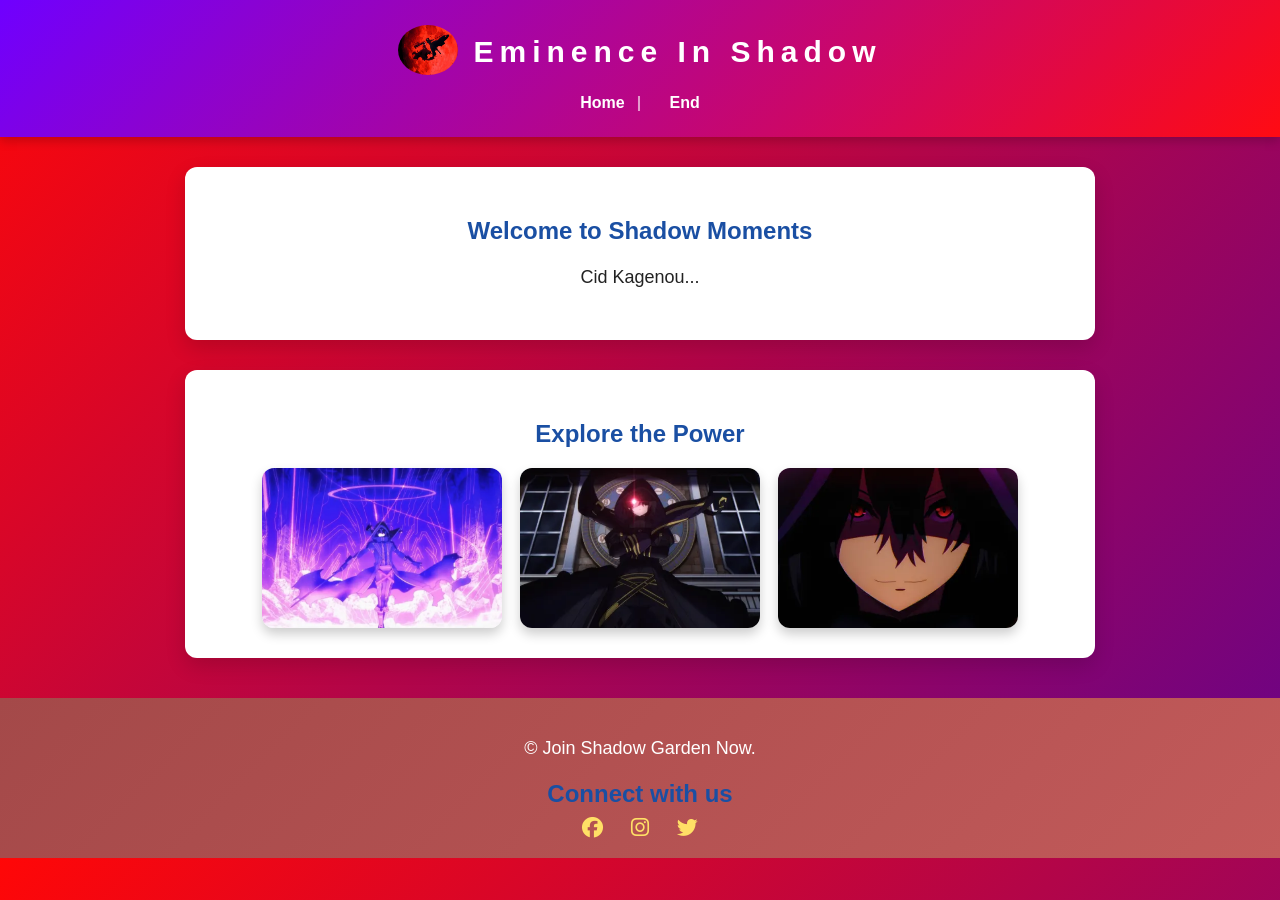
<file: index.html>
<!DOCTYPE html>
<html lang="en">
<head>
  <link rel="stylesheet" href="style.css">
  <link rel="stylesheet" href="https://cdnjs.cloudflare.com/ajax/libs/font-awesome/6.5.0/css/all.min.css">
</head>
<body>

<header>
  <div class="top_header">
    <div class="Lo">
      <img src="img/S1.webp" alt="" class="logo"/>
    </div>
    <h1>Eminence In Shadow</h1>
  </div>
  <nav>
    <a href="#">Home</a>
    <a href="#">End</a>
  </nav>
</header>

<section class="content_section">
  <h2>Welcome to Shadow Moments</h2>
  <p>Cid Kagenou...</p>
</section>

<section class="content_section">
  <h2>Explore the Power</h2>
  <div class="Gallery">
    <img src="img/S2.webp" alt="">
    <img src="img/S3.webp" alt="">
    <img src="img/S4.webp" alt="">
  </div>
</section>

<footer>
  <p>&copy; Join Shadow Garden Now.</p>
  <h2>Connect with us</h2>
  <div class="social">
    <a href="#"><i class="fa-brands fa-facebook"></i></a>
    <a href="#"><i class="fa-brands fa-instagram"></i></a>
    <a href="#"><i class="fa-brands fa-twitter"></i></a>
  </div>
</footer>

</body>
</html>
</file>
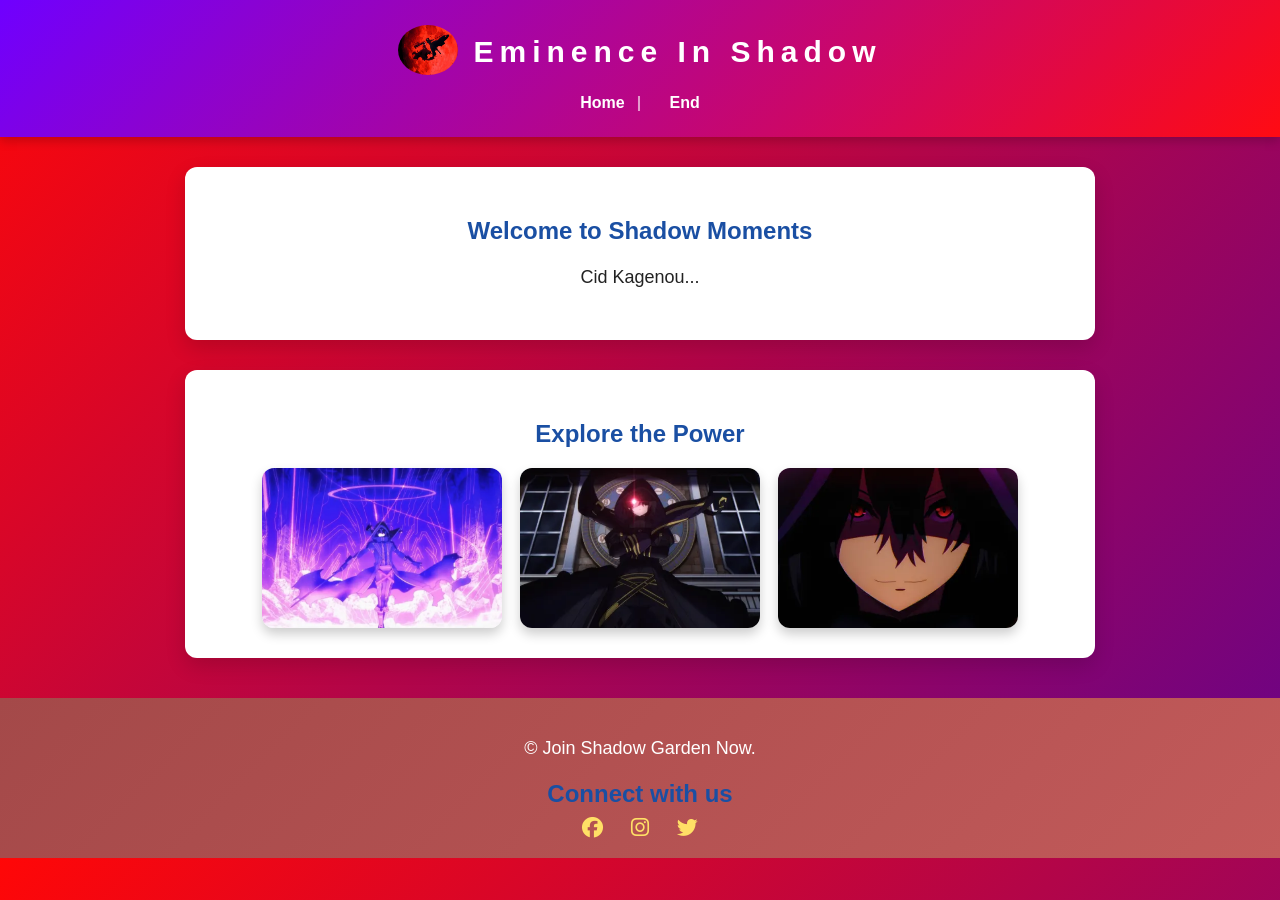
<file: index..html>
<!DOCTYPE html>
<html lang="en">
<head>
  <link rel="stylesheet" href="style.css">
  <link rel="stylesheet" href="https://cdnjs.cloudflare.com/ajax/libs/font-awesome/6.5.0/css/all.min.css">
</head>
<body>

<header>
  <div class="top_header">
    <div class="Lo">
      <img src="img/S1.webp" alt="" class="logo"/>
    </div>
    <h1>Eminence In Shadow</h1>
  </div>
  <nav>
    <a href="#">Home</a>
    <a href="#">End</a>
  </nav>
</header>

<section class="content_section">
  <h2>Welcome to Shadow Moments</h2>
  <p>Cid Kagenou...</p>
</section>

<section class="content_section">
  <h2>Explore the Power</h2>
  <div class="Gallery">
    <img src="img/S2.webp" alt="">
    <img src="img/S3.webp" alt="">
    <img src="img/S4.webp" alt="">
  </div>
</section>

<footer>
  <p>&copy; Join Shadow Garden Now.</p>
  <h2>Connect with us</h2>
  <div class="social">
    <a href="#"><i class="fa-brands fa-facebook"></i></a>
    <a href="#"><i class="fa-brands fa-instagram"></i></a>
    <a href="#"><i class="fa-brands fa-twitter"></i></a>
  </div>
</footer>

</body>
</html>
</file>
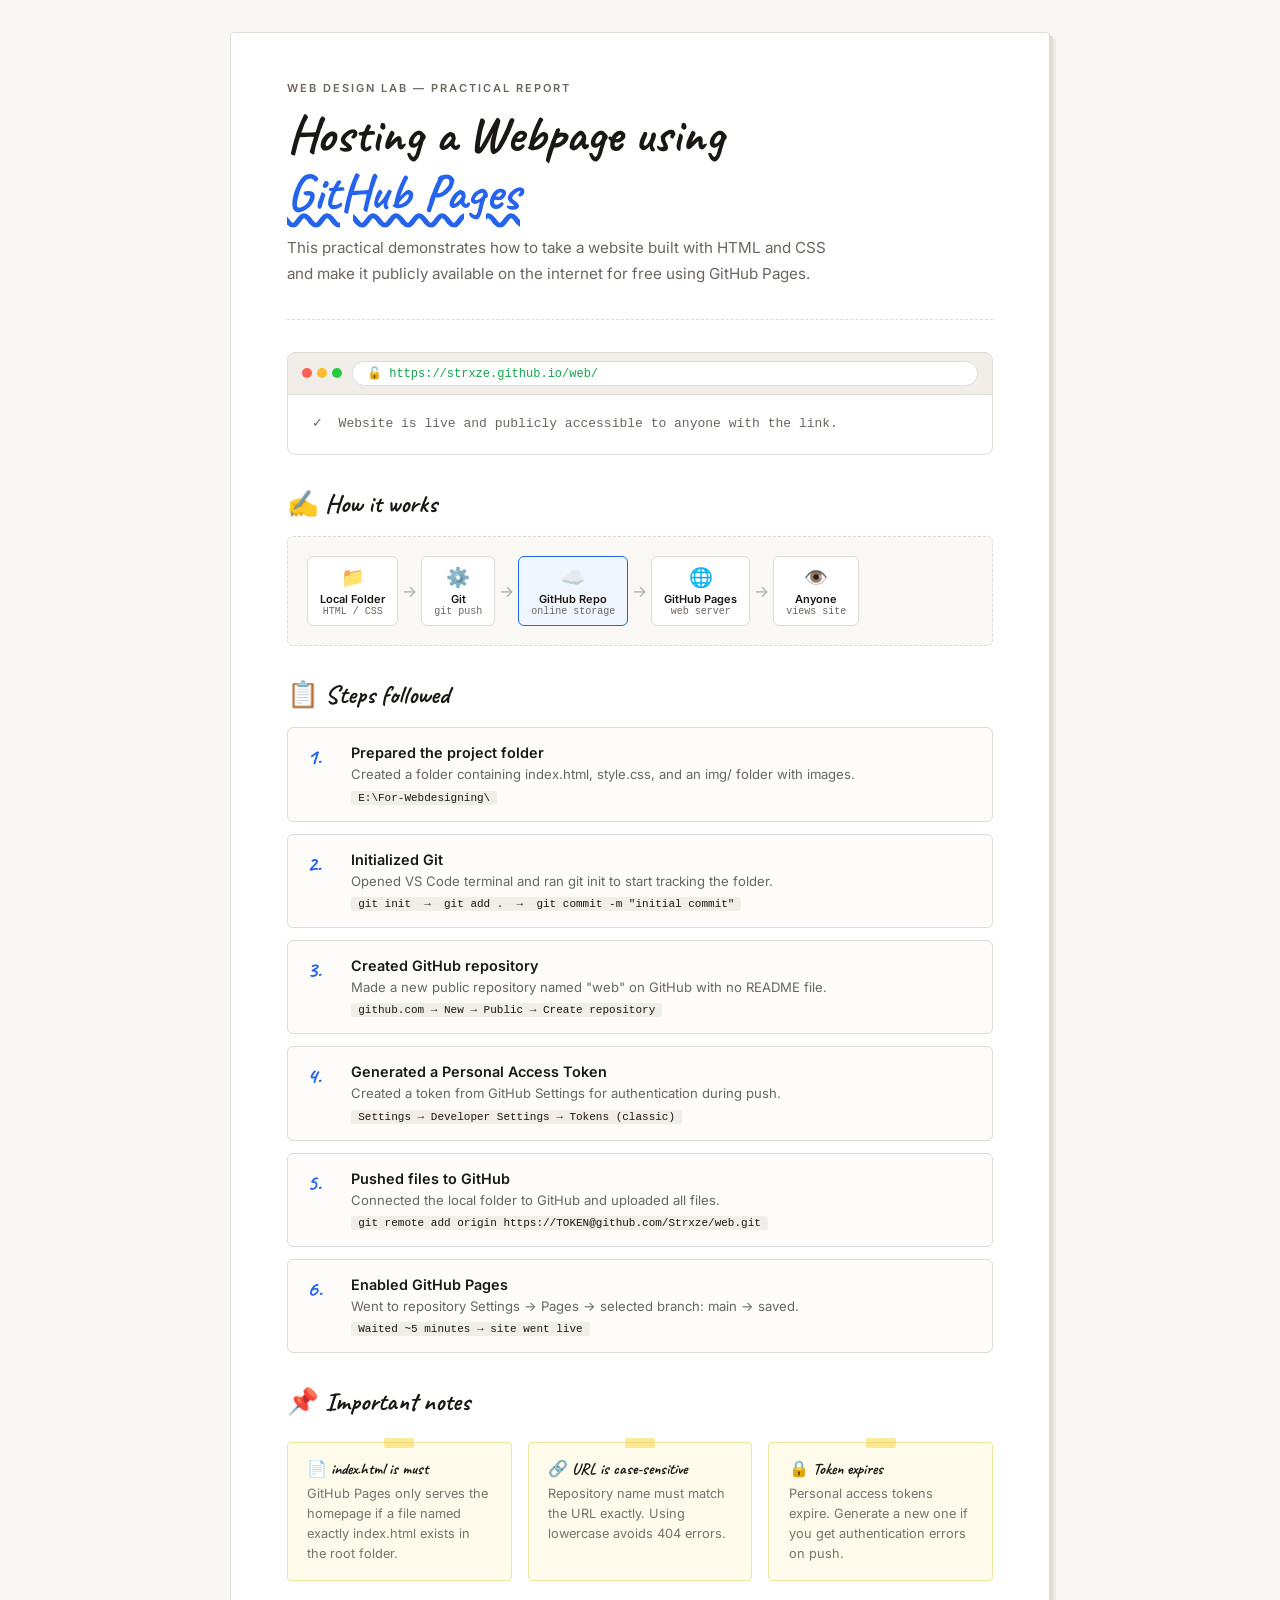
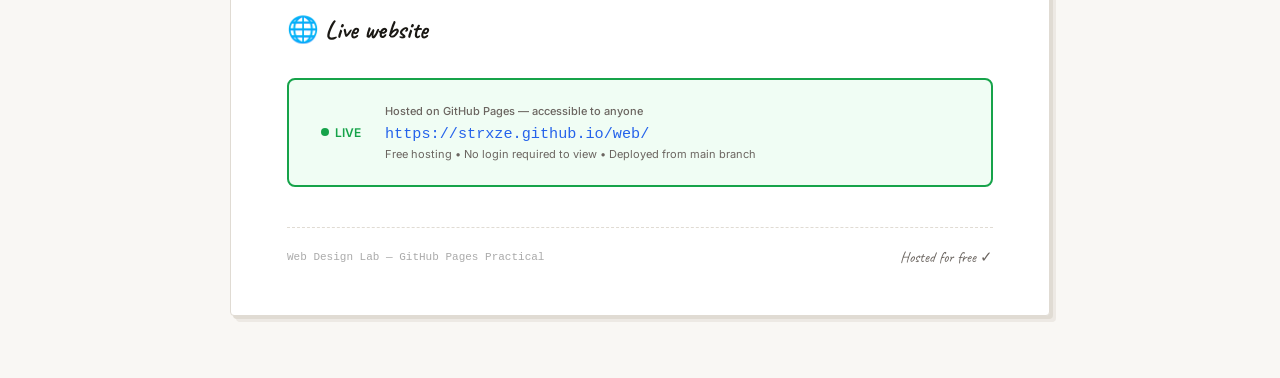
<file: tutorial.html>
<!DOCTYPE html>
<html lang="en">
<head>
  <meta charset="UTF-8" />
  <meta name="viewport" content="width=device-width, initial-scale=1.0"/>
  <title>Web Hosting Practical</title>
  <link href="https://fonts.googleapis.com/css2?family=Caveat:wght@400;600;700&family=Inter:wght@400;500;600&display=swap" rel="stylesheet"/>
  <link rel="stylesheet" href="t-style.css"/>
</head>
<body>

<div class="page">

  <div class="header-label">Web Design Lab &mdash; Practical Report</div>
  <h1>Hosting a Webpage using<br><em>GitHub Pages</em></h1>
  <p class="intro">
    This practical demonstrates how to take a website built with HTML and CSS and make it
    publicly available on the internet for free using GitHub Pages.
  </p>

  <hr class="divider"/>

  <div class="browser">
    <div class="browser-top">
      <div class="bdots">
        <div class="bdot r"></div>
        <div class="bdot y"></div>
        <div class="bdot g"></div>
      </div>
      <div class="burl">&#128275; https://strxze.github.io/web/</div>
    </div>
    <div class="browser-body">
      ✓ &nbsp;Website is live and publicly accessible to anyone with the link.
    </div>
  </div>

  <div class="section-title">&#9997;&#65039; How it works</div>

  <div class="flow">
    <div class="flow-node">
      <span class="fn-icon">&#128193;</span>
      <div class="fn-label">Local Folder</div>
      <div class="fn-sub">HTML / CSS</div>
    </div>
    <div class="flow-arrow">&rarr;</div>
    <div class="flow-node">
      <span class="fn-icon">&#9881;&#65039;</span>
      <div class="fn-label">Git</div>
      <div class="fn-sub">git push</div>
    </div>
    <div class="flow-arrow">&rarr;</div>
    <div class="flow-node hl">
      <span class="fn-icon">&#9729;&#65039;</span>
      <div class="fn-label">GitHub Repo</div>
      <div class="fn-sub">online storage</div>
    </div>
    <div class="flow-arrow">&rarr;</div>
    <div class="flow-node">
      <span class="fn-icon">&#127760;</span>
      <div class="fn-label">GitHub Pages</div>
      <div class="fn-sub">web server</div>
    </div>
    <div class="flow-arrow">&rarr;</div>
    <div class="flow-node">
      <span class="fn-icon">&#128065;&#65039;</span>
      <div class="fn-label">Anyone</div>
      <div class="fn-sub">views site</div>
    </div>
  </div>

  <div class="section-title">&#128203; Steps followed</div>

  <div class="steps">
    <div class="step">
      <div class="step-num">1.</div>
      <div>
        <h3>Prepared the project folder</h3>
        <p>Created a folder containing index.html, style.css, and an img/ folder with images.</p>
        <code>E:\For-Webdesigning\</code>
      </div>
    </div>
    <div class="step">
      <div class="step-num">2.</div>
      <div>
        <h3>Initialized Git</h3>
        <p>Opened VS Code terminal and ran git init to start tracking the folder.</p>
        <code>git init &nbsp;&rarr;&nbsp; git add . &nbsp;&rarr;&nbsp; git commit -m "initial commit"</code>
      </div>
    </div>
    <div class="step">
      <div class="step-num">3.</div>
      <div>
        <h3>Created GitHub repository</h3>
        <p>Made a new public repository named "web" on GitHub with no README file.</p>
        <code>github.com &rarr; New &rarr; Public &rarr; Create repository</code>
      </div>
    </div>
    <div class="step">
      <div class="step-num">4.</div>
      <div>
        <h3>Generated a Personal Access Token</h3>
        <p>Created a token from GitHub Settings for authentication during push.</p>
        <code>Settings &rarr; Developer Settings &rarr; Tokens (classic)</code>
      </div>
    </div>
    <div class="step">
      <div class="step-num">5.</div>
      <div>
        <h3>Pushed files to GitHub</h3>
        <p>Connected the local folder to GitHub and uploaded all files.</p>
        <code>git remote add origin https://TOKEN@github.com/Strxze/web.git</code>
      </div>
    </div>
    <div class="step">
      <div class="step-num">6.</div>
      <div>
        <h3>Enabled GitHub Pages</h3>
        <p>Went to repository Settings &rarr; Pages &rarr; selected branch: main &rarr; saved.</p>
        <code>Waited ~5 minutes &rarr; site went live</code>
      </div>
    </div>
  </div>

  <div class="section-title">&#128204; Important notes</div>
  <div class="notes">
    <div class="note">
      <h4>&#128196; index.html is must</h4>
      <p>GitHub Pages only serves the homepage if a file named exactly index.html exists in the root folder.</p>
    </div>
    <div class="note">
      <h4>&#128279; URL is case-sensitive</h4>
      <p>Repository name must match the URL exactly. Using lowercase avoids 404 errors.</p>
    </div>
    <div class="note">
      <h4>&#128274; Token expires</h4>
      <p>Personal access tokens expire. Generate a new one if you get authentication errors on push.</p>
    </div>
  </div>

  <div class="section-title">&#127760; Live website</div>

  <div class="live-box">
    <div class="live-indicator">
      <div class="live-dot"></div>
      LIVE
    </div>
    <div class="live-content">
      <div class="live-label">Hosted on GitHub Pages &mdash; accessible to anyone</div>
      <a href="https://strxze.github.io/web/" target="_blank">https://strxze.github.io/web/</a>
      <div class="live-note">Free hosting &bull; No login required to view &bull; Deployed from main branch</div>
    </div>
  </div>

  <footer>
    <p>Web Design Lab &mdash; GitHub Pages Practical</p>
    <span class="handnote">Hosted for free &#10003;</span>
  </footer>

</div>

</body>
</html>
</file>
<file: style.css>
body {
    margin: 0;
    font-family: Arial;
    background: linear-gradient(135deg, #ff0707, #66038a);
    color: #222;
}

header {
    background: linear-gradient(135deg, #6f00ff, #ff0b13);
    color: white;
    padding: 25px 20px;
    text-align: center;
    box-shadow: 0 4px 10px rgba(0,0,0,0.2);
}

.top_header {
    display: flex;
    justify-content: center;
    align-items: center;
    gap: 15px;
    margin-bottom: 15px;
}

.logo {
    height: 50px;
    width: 60px;
    border-radius: 50%;
}

.top_header h1 {
    font-size: 30px;
    letter-spacing: 6px;
    margin: 0;
}

nav {
    margin-top: 5px;
}

nav a {
    color: white;
    text-decoration: none;
    margin: 0 12px;
    font-weight: bold;
    transition: 0.3s ease;
}

nav a:hover {
    color: #ffe066;
    transform: scale(1.1);
}

nav a:not(:last-child)::after {
    content: "|";
    margin-left: 12px;
    color: rgba(255,255,255,0.6);
}

.content_section {
    max-width: 850px;
    margin: 30px auto;
    background: white;
    padding: 30px;
    border-radius: 12px;
    box-shadow: 0 8px 20px rgba(0,0,0,0.15);
    animation: fadeIn 0.6s ease-in-out;
}

h2 {
    text-align: center;
    color: #1a4fa3;
    margin-bottom: 10px;
}

p {
    text-align: center;
    font-size: 18px;
    line-height: 1.6;
}

.Gallery {
    display: flex;
    flex-wrap: wrap;
    justify-content: center;
    gap: 18px;
    margin-top: 20px;
}

.Gallery img {
    width: 240px;
    height: 160px;
    object-fit: cover;
    border-radius: 12px;
    transition: 0.4s ease;
    box-shadow: 0 6px 12px rgba(0,0,0,0.2);
}

.Gallery img:hover {
    transform: scale(1.08);
    box-shadow: 0 10px 18px rgba(0,0,0,0.3);
}

footer {
    background: linear-gradient(135deg, #a44949, #c25a5a);
    color: white;
    text-align: center;
    padding: 18px 20px;
    margin-top: 40px;
}

footer h2 {
    margin: 8px 0;
}

.social a {
    margin: 0 12px;
    color: #ffe066;
    text-decoration: none;
    font-size: 1.3rem;
    transition: 0.3s;
}

.social a:hover {
    color: white;
}

@media (max-width: 600px) {
    .top_header h1 {
        font-size: 22px;
        letter-spacing: 3px;
    }

    .gallery img {
        width: 90%;
        height: auto;
    }
}
</file>
<file: t-style.css>
*, *::before, *::after { box-sizing: border-box; margin: 0; padding: 0; }

:root {
  --bg: #f9f7f4;
  --surface: #ffffff;
  --border: #e0dbd3;
  --text: #1a1814;
  --muted: #6b6560;
  --accent: #2563eb;
  --green: #16a34a;
  --hand: 'Caveat', cursive;
  --body: 'Inter', sans-serif;
}

body {
  background: var(--bg);
  color: var(--text);
  font-family: var(--body);
  min-height: 100vh;
  padding: 2rem 1rem 4rem;
}

.page {
  max-width: 820px;
  margin: 0 auto;
  background: var(--surface);
  border: 1px solid var(--border);
  border-radius: 4px;
  box-shadow: 3px 3px 0 #e0dbd3, 6px 6px 0 #ede9e4;
  padding: 3rem 3.5rem;
}

.header-label {
  font-size: 11px;
  font-weight: 600;
  letter-spacing: 2px;
  text-transform: uppercase;
  color: var(--muted);
  margin-bottom: 0.6rem;
}

h1 {
  font-family: var(--hand);
  font-size: clamp(2.2rem, 5vw, 3.2rem);
  font-weight: 700;
  line-height: 1.15;
  color: var(--text);
  margin-bottom: 0.5rem;
}

h1 em {
  font-style: normal;
  color: var(--accent);
  text-decoration: underline;
  text-decoration-style: wavy;
  text-underline-offset: 4px;
}

.intro {
  font-size: 0.95rem;
  color: var(--muted);
  line-height: 1.7;
  max-width: 560px;
  margin-top: 0.8rem;
}

.divider {
  border: none;
  border-top: 1px dashed var(--border);
  margin: 2rem 0;
}

.browser {
  border: 1.5px solid var(--border);
  border-radius: 8px;
  overflow: hidden;
  margin: 1.5rem 0 2rem;
}

.browser-top {
  background: #f1ede8;
  padding: 8px 14px;
  display: flex;
  align-items: center;
  gap: 10px;
  border-bottom: 1px solid var(--border);
}

.bdots { display: flex; gap: 5px; }

.bdot { width: 10px; height: 10px; border-radius: 50%; }
.bdot.r { background: #ff5f57; }
.bdot.y { background: #febc2e; }
.bdot.g { background: #28c840; }

.burl {
  flex: 1;
  background: white;
  border: 1px solid #ddd;
  border-radius: 20px;
  padding: 4px 14px;
  font-size: 12px;
  color: var(--green);
  font-family: monospace;
}

.browser-body {
  padding: 1.2rem 1.5rem;
  font-size: 13px;
  color: var(--muted);
  line-height: 1.6;
  font-family: monospace;
}

.section-title {
  font-family: var(--hand);
  font-size: 1.6rem;
  font-weight: 700;
  margin: 2rem 0 1rem;
}

.flow {
  display: flex;
  align-items: center;
  gap: 4px;
  flex-wrap: wrap;
  margin: 1rem 0 2rem;
  padding: 1.2rem;
  background: #faf8f5;
  border: 1px dashed var(--border);
  border-radius: 6px;
}

.flow-node {
  text-align: center;
  padding: 8px 12px;
  background: white;
  border: 1.5px solid var(--border);
  border-radius: 6px;
}

.fn-icon { font-size: 1.2rem; display: block; margin-bottom: 3px; }
.fn-label { font-weight: 600; font-size: 11px; }
.fn-sub { color: var(--muted); font-size: 10px; font-family: monospace; }
.flow-node.hl { border-color: var(--accent); background: #eff6ff; }

.flow-arrow { color: #aaa; font-size: 1rem; flex-shrink: 0; }

.steps { display: grid; gap: 0.75rem; }

.step {
  display: flex;
  gap: 1rem;
  align-items: flex-start;
  padding: 1rem 1.2rem;
  border: 1px solid var(--border);
  border-radius: 6px;
  background: #fdfcfb;
  transition: background 0.15s;
}

.step:hover { background: #f7f4ef; }

.step-num {
  font-family: var(--hand);
  font-size: 1.4rem;
  font-weight: 700;
  color: var(--accent);
  min-width: 28px;
  line-height: 1;
  padding-top: 2px;
}

.step h3 {
  font-size: 0.9rem;
  font-weight: 600;
  margin-bottom: 3px;
}

.step p {
  font-size: 0.82rem;
  color: var(--muted);
  line-height: 1.55;
}

.step code {
  display: inline-block;
  background: #f1ede8;
  border-radius: 3px;
  padding: 1px 7px;
  font-size: 11px;
  color: var(--text);
  margin-top: 5px;
  font-family: monospace;
}

.notes {
  display: grid;
  grid-template-columns: repeat(auto-fit, minmax(200px, 1fr));
  gap: 1rem;
  margin: 1.5rem 0;
}

.note {
  background: #fffbeb;
  border: 1px solid #f0e4a0;
  border-radius: 4px;
  padding: 1rem 1.2rem;
  position: relative;
}

.note::before {
  content: '';
  position: absolute;
  top: -5px;
  left: 50%;
  transform: translateX(-50%);
  width: 30px;
  height: 10px;
  background: rgba(250,210,60,0.5);
  border-radius: 2px;
}

.note h4 {
  font-family: var(--hand);
  font-size: 1rem;
  font-weight: 700;
  margin-bottom: 5px;
}

.note p {
  font-size: 0.8rem;
  color: #78716c;
  line-height: 1.55;
}

.live-box {
  border: 2px solid var(--green);
  border-radius: 8px;
  padding: 1.5rem 2rem;
  margin: 2rem 0 1rem;
  background: #f0fdf4;
  display: flex;
  align-items: center;
  gap: 1.5rem;
  flex-wrap: wrap;
}

.live-indicator {
  display: flex;
  align-items: center;
  gap: 6px;
  font-size: 12px;
  font-weight: 600;
  color: var(--green);
  white-space: nowrap;
}

.live-dot {
  width: 8px;
  height: 8px;
  background: var(--green);
  border-radius: 50%;
  animation: blink 1.4s infinite;
}

@keyframes blink {
  0%, 100% { opacity: 1; }
  50% { opacity: 0.3; }
}

.live-content { flex: 1; min-width: 200px; }

.live-label {
  font-size: 11px;
  color: var(--muted);
  margin-bottom: 4px;
  font-weight: 500;
}

.live-content a {
  font-family: monospace;
  font-size: 0.95rem;
  color: var(--accent);
  text-decoration: none;
  word-break: break-all;
}

.live-content a:hover { text-decoration: underline; }

.live-note {
  font-size: 11px;
  color: var(--muted);
  margin-top: 4px;
}

footer {
  margin-top: 2.5rem;
  padding-top: 1.2rem;
  border-top: 1px dashed var(--border);
  display: flex;
  justify-content: space-between;
  align-items: center;
  flex-wrap: wrap;
  gap: 0.5rem;
}

footer p {
  font-size: 11px;
  color: #aaa;
  font-family: monospace;
}

.handnote {
  font-family: var(--hand);
  font-size: 0.95rem;
  color: var(--muted);
}

@media (max-width: 600px) {
  .page { padding: 1.8rem 1.5rem; }
  .flow { gap: 2px; }
  .flow-node { padding: 6px 8px; }
}
</file>
